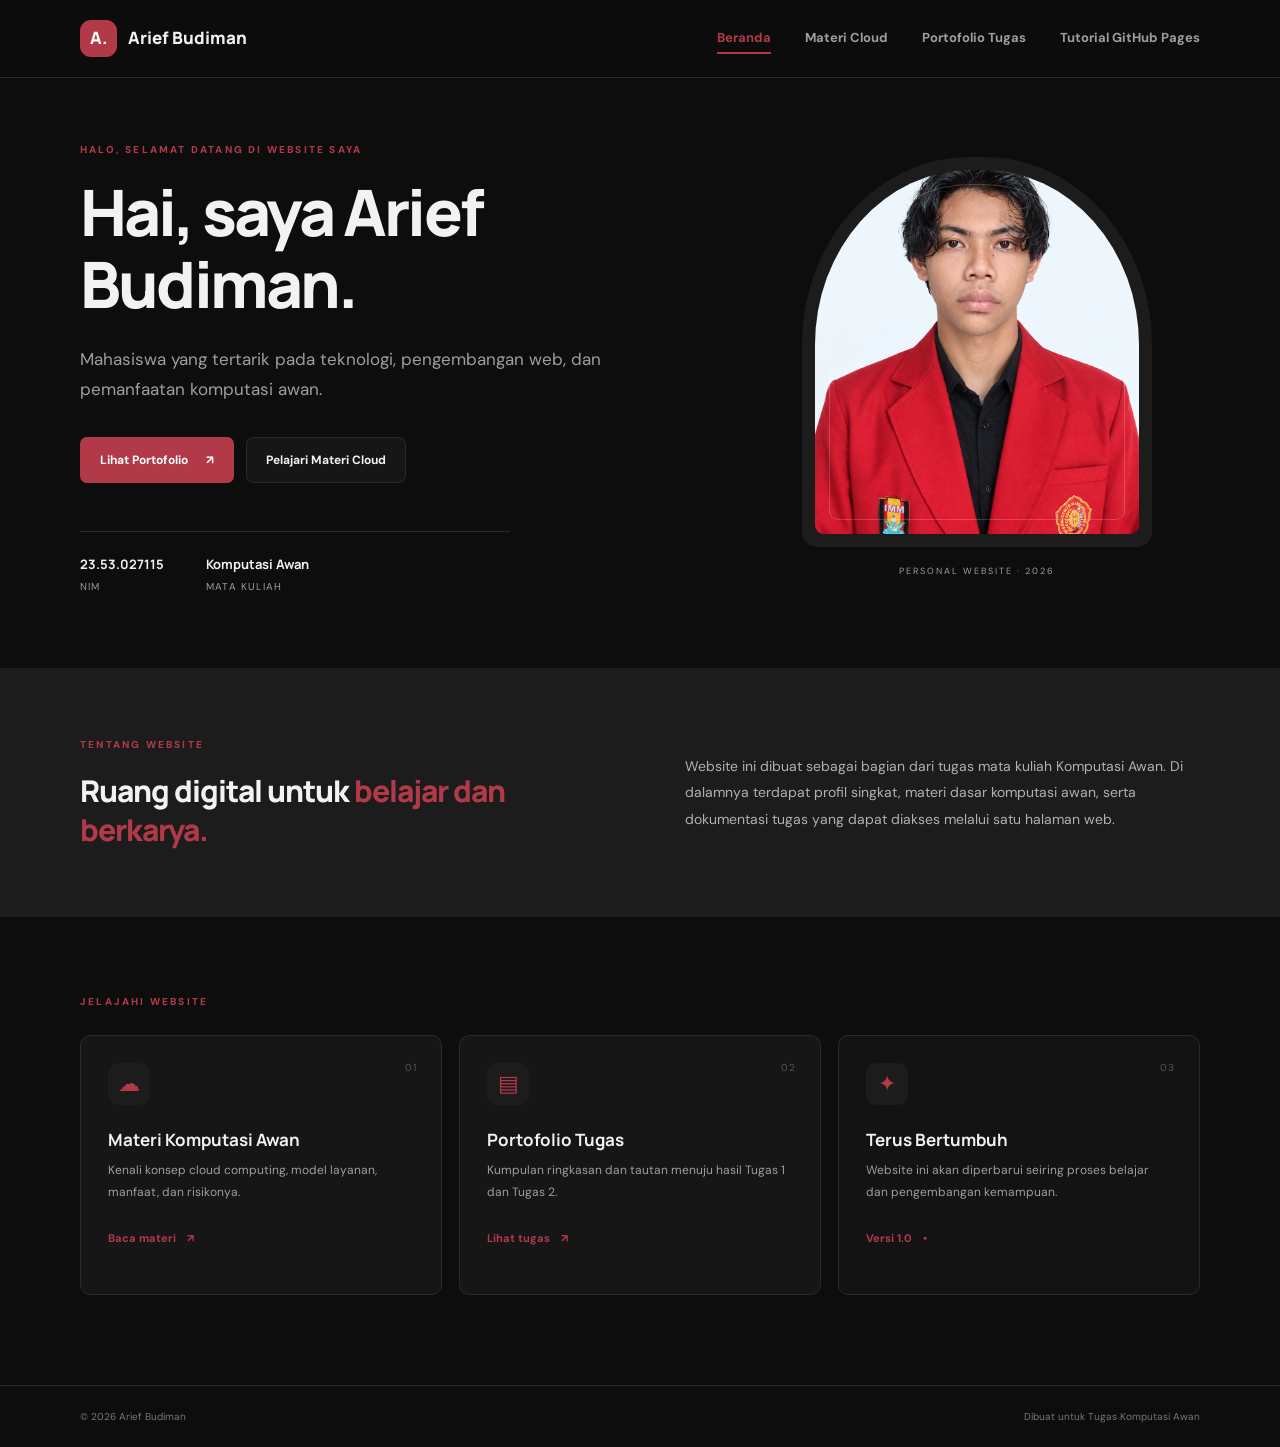
<file: index.html>
<!doctype html>
<html lang="id">
  <head>
    <meta charset="UTF-8" />
    <meta name="viewport" content="width=device-width, initial-scale=1.0" />
    <meta
      name="description"
      content="Website biodata dan portofolio Arief Budiman."
    />
    <title>Arief Budiman — Beranda</title>
    <link rel="stylesheet" href="assets/css/style.css" />
  </head>
  <body>
    <header class="site-header">
      <nav class="nav container" aria-label="Navigasi utama">
        <a class="brand" href="index.html"
          ><span class="brand-mark">A.</span><span>Arief Budiman</span></a
        >
        <button
          class="menu-toggle"
          aria-label="Buka menu"
          aria-expanded="false"
        >
          ☰
        </button>
        <div class="nav-links">
          <a class="active" href="index.html">Beranda</a
          ><a href="materi.html">Materi Cloud</a
          ><a href="portofolio.html">Portofolio Tugas</a
          ><a href="guide.html">Tutorial GitHub Pages</a>
        </div>
      </nav>
    </header>
    <main>
      <section class="hero container">
        <div class="hero-copy">
          <p class="eyebrow">HALO, SELAMAT DATANG DI WEBSITE SAYA</p>
          <h1>Hai, saya<span> </span>Arief Budiman.</h1>
          <p class="lead">
            Mahasiswa yang tertarik pada teknologi, pengembangan web, dan
            pemanfaatan komputasi awan.
          </p>
          <div class="hero-actions">
            <a class="btn primary" href="portofolio.html"
              >Lihat Portofolio <span>↗</span></a
            ><a class="btn secondary" href="materi.html"
              >Pelajari Materi Cloud</a
            >
          </div>
          <div class="quick-facts">
            <div><strong>23.53.027115</strong><small>NIM</small></div>
            <div><strong>Komputasi Awan</strong><small>Mata Kuliah</small></div>
          </div>
        </div>
        <div class="photo-wrap">
          <div class="photo-frame">
            <img
              src="assets/images/Profil.jpg"
              alt="Foto Arief Budiman"
              style="
                width: 100%;
                height: 100%;
                object-fit: cover;
                border-radius: 48% 48% 9px 9px;
                display: block;
              "
            />
          </div>
          <span class="photo-note">PERSONAL WEBSITE · 2026</span>
        </div>
      </section>
      <section class="intro-section">
        <div class="container intro-grid reveal">
          <div>
            <p class="eyebrow">TENTANG WEBSITE</p>
            <h2>Ruang digital untuk <span>belajar dan berkarya.</span></h2>
          </div>
          <p class="body-copy">
            Website ini dibuat sebagai bagian dari tugas mata kuliah Komputasi
            Awan. Di dalamnya terdapat profil singkat, materi dasar komputasi
            awan, serta dokumentasi tugas yang dapat diakses melalui satu
            halaman web.
          </p>
        </div>
      </section>
      <section class="container feature-section">
        <p class="eyebrow">JELAJAHI WEBSITE</p>
        <div class="feature-grid">
          <a class="feature-card reveal" href="materi.html"
            ><span class="card-number">01</span
            ><span class="feature-icon">☁</span>
            <h3>Materi Komputasi Awan</h3>
            <p>
              Kenali konsep cloud computing, model layanan, manfaat, dan
              risikonya.
            </p>
            <span class="card-link">Baca materi <b>↗</b></span></a
          >
          <a class="feature-card reveal" href="portofolio.html"
            ><span class="card-number">02</span
            ><span class="feature-icon">▤</span>
            <h3>Portofolio Tugas</h3>
            <p>
              Kumpulan ringkasan dan tautan menuju hasil Tugas 1 dan Tugas 2.
            </p>
            <span class="card-link">Lihat tugas <b>↗</b></span></a
          >
          <div class="feature-card muted-card reveal">
            <span class="card-number">03</span
            ><span class="feature-icon">✦</span>
            <h3>Terus Bertumbuh</h3>
            <p>
              Website ini akan diperbarui seiring proses belajar dan
              pengembangan kemampuan.
            </p>
            <span class="card-link">Versi 1.0 <b>•</b></span>
          </div>
        </div>
      </section>
    </main>
    <footer class="footer">
      <div class="container footer-inner">
        <span>© 2026 Arief Budiman</span
        ><span>Dibuat untuk Tugas Komputasi Awan</span>
      </div>
    </footer>
    <script src="assets/js/main.js"></script>
  </body>
</html>
</file>
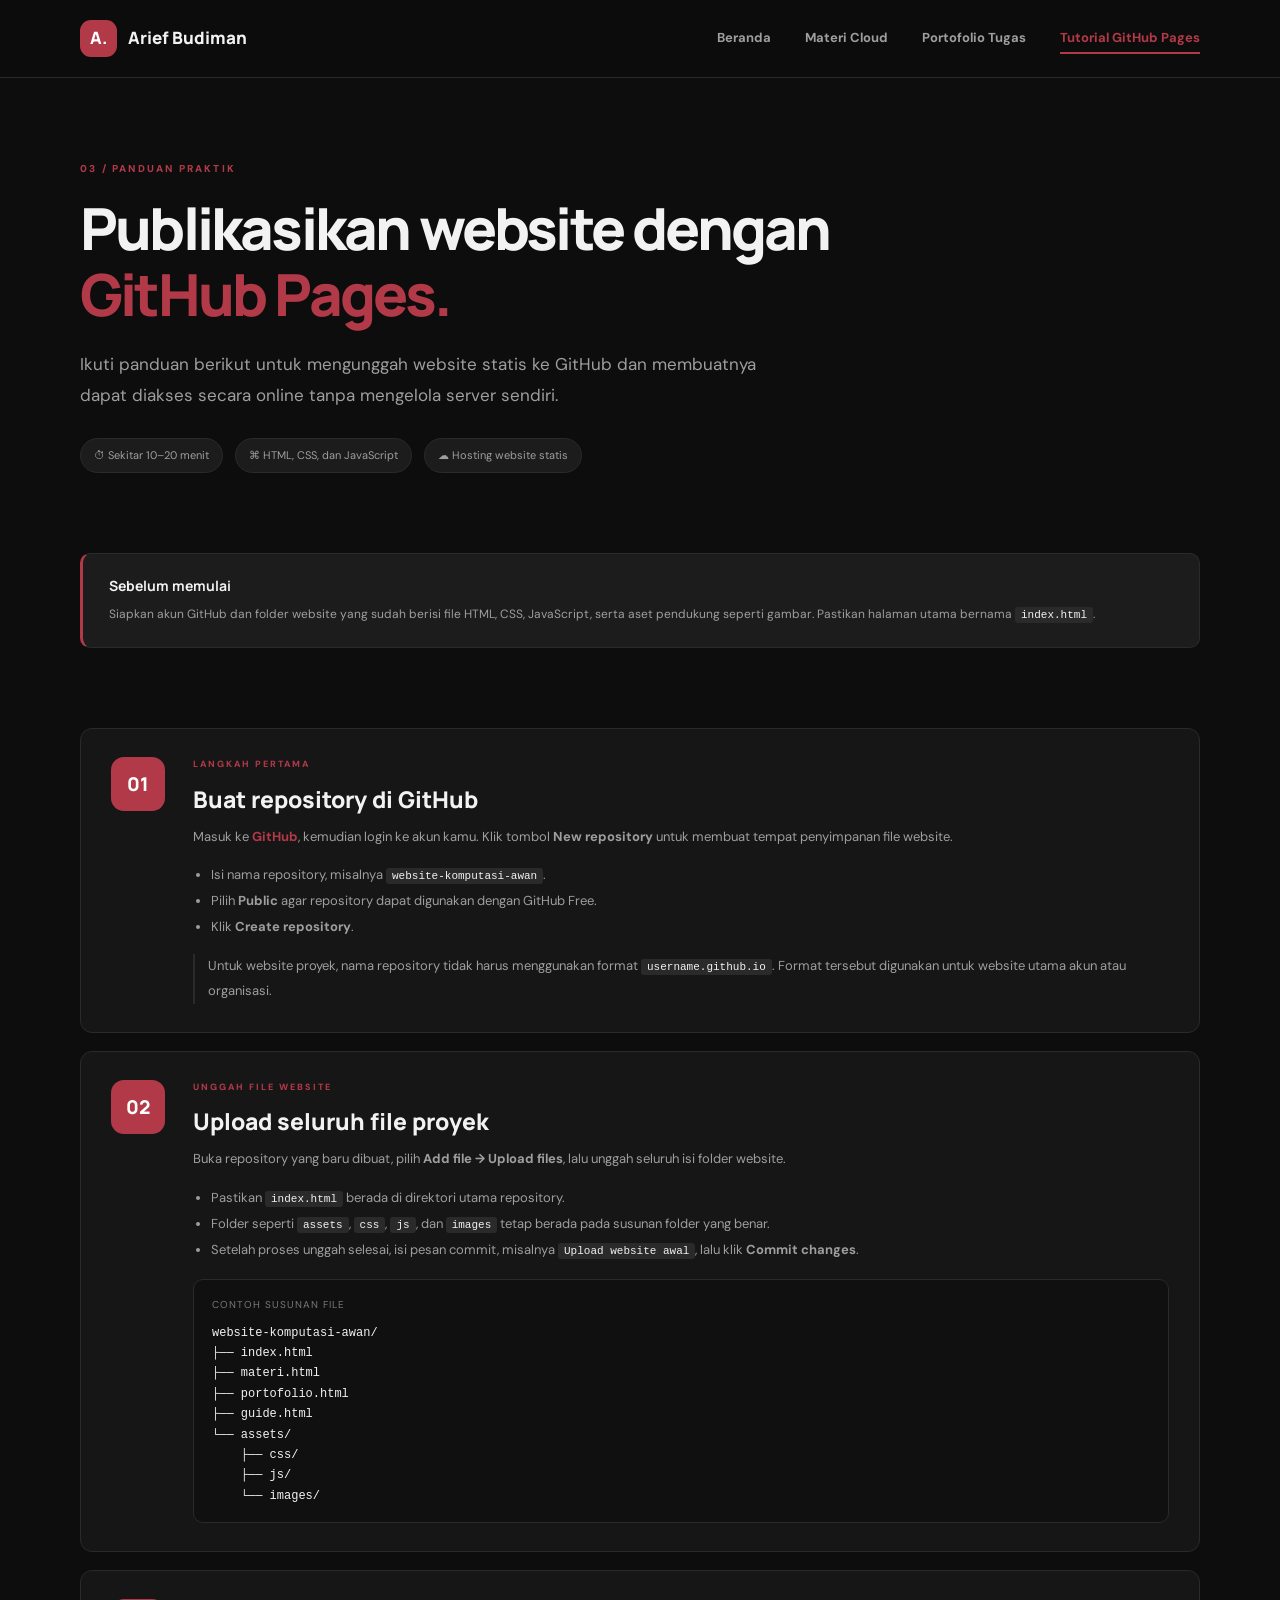
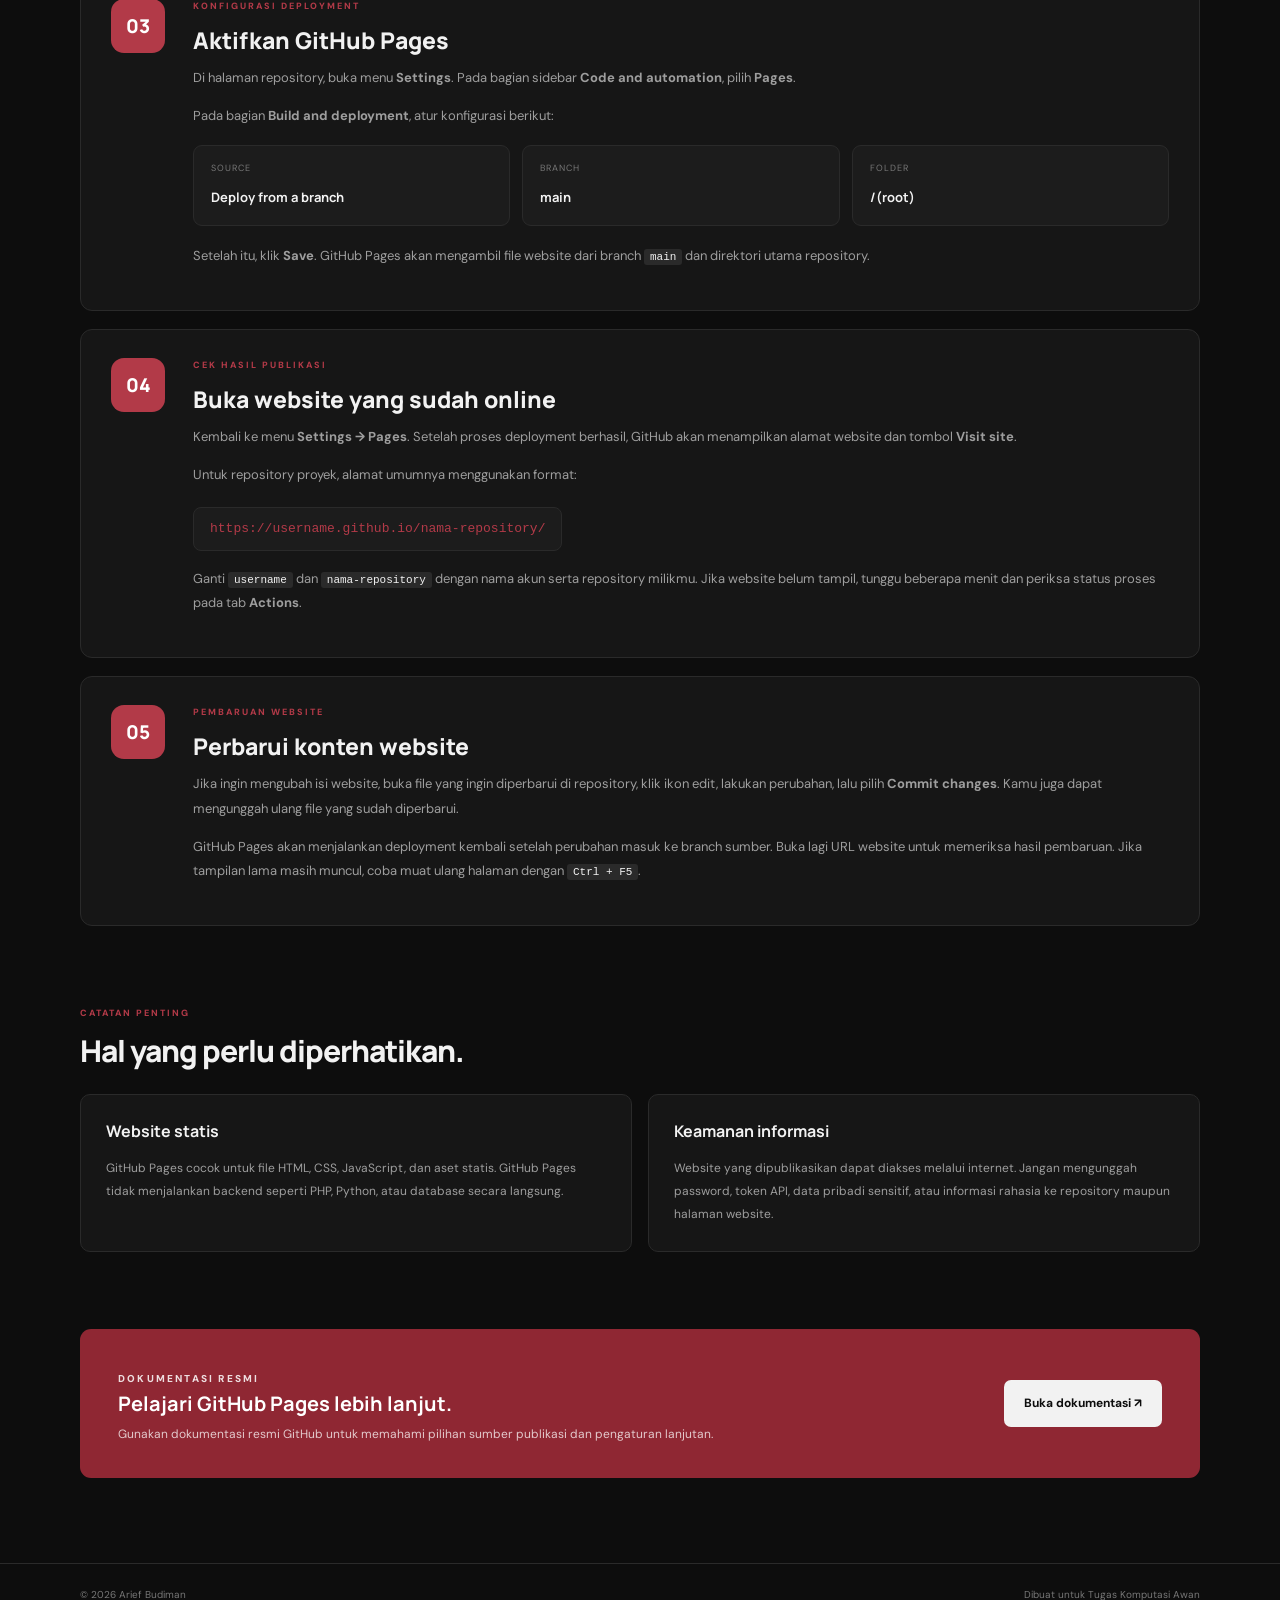
<file: guide.html>
<!DOCTYPE html>
<html lang="id">
<head>
  <meta charset="UTF-8">
  <meta name="viewport" content="width=device-width, initial-scale=1.0">
  <meta name="description" content="Panduan langkah demi langkah melakukan deployment website statis menggunakan GitHub Pages.">
  <title>Tutorial GitHub Pages — Arief Budiman</title>
  <link rel="stylesheet" href="assets/css/style.css">
</head>
<body>
<header class="site-header"><nav class="nav container" aria-label="Navigasi utama">
  <a class="brand" href="index.html"><span class="brand-mark">A.</span><span>Arief Budiman</span></a>
  <button class="menu-toggle" aria-label="Buka menu" aria-expanded="false">☰</button>
  <div class="nav-links"><a href="index.html">Beranda</a><a href="materi.html">Materi Cloud</a><a href="portofolio.html">Portofolio Tugas</a><a class="active" href="guide.html">Tutorial GitHub Pages</a></div>
</nav></header>
<main>
  <section class="page-hero container guide-hero">
    <p class="eyebrow">03 / PANDUAN PRAKTIK</p>
    <h1>Publikasikan website dengan <span>GitHub Pages.</span></h1>
    <p class="lead">Ikuti panduan berikut untuk mengunggah website statis ke GitHub dan membuatnya dapat diakses secara online tanpa mengelola server sendiri.</p>
    <div class="guide-meta"><span>⏱ Sekitar 10–20 menit</span><span>⌘ HTML, CSS, dan JavaScript</span><span>☁ Hosting website statis</span></div>
  </section>

  <section class="container content-section">
    <div class="guide-callout reveal"><strong>Sebelum memulai</strong><p>Siapkan akun GitHub dan folder website yang sudah berisi file HTML, CSS, JavaScript, serta aset pendukung seperti gambar. Pastikan halaman utama bernama <code>index.html</code>.</p></div>
  </section>

  <section class="container content-section guide-steps">
    <article class="guide-step reveal"><div class="guide-step-number">01</div><div class="guide-step-content"><span class="section-kicker">LANGKAH PERTAMA</span><h2>Buat repository di GitHub</h2><p>Masuk ke <a href="https://github.com/" target="_blank" rel="noopener">GitHub</a>, kemudian login ke akun kamu. Klik tombol <b>New repository</b> untuk membuat tempat penyimpanan file website.</p><ul><li>Isi nama repository, misalnya <code>website-komputasi-awan</code>.</li><li>Pilih <b>Public</b> agar repository dapat digunakan dengan GitHub Free.</li><li>Klik <b>Create repository</b>.</li></ul><p class="guide-note">Untuk website proyek, nama repository tidak harus menggunakan format <code>username.github.io</code>. Format tersebut digunakan untuk website utama akun atau organisasi.</p></div></article>

    <article class="guide-step reveal"><div class="guide-step-number">02</div><div class="guide-step-content"><span class="section-kicker">UNGGAH FILE WEBSITE</span><h2>Upload seluruh file proyek</h2><p>Buka repository yang baru dibuat, pilih <b>Add file → Upload files</b>, lalu unggah seluruh isi folder website.</p><ul><li>Pastikan <code>index.html</code> berada di direktori utama repository.</li><li>Folder seperti <code>assets</code>, <code>css</code>, <code>js</code>, dan <code>images</code> tetap berada pada susunan folder yang benar.</li><li>Setelah proses unggah selesai, isi pesan commit, misalnya <code>Upload website awal</code>, lalu klik <b>Commit changes</b>.</li></ul><div class="guide-code"><span>Contoh susunan file</span><pre>website-komputasi-awan/
├── index.html
├── materi.html
├── portofolio.html
├── guide.html
└── assets/
    ├── css/
    ├── js/
    └── images/</pre></div></div></article>

    <article class="guide-step reveal"><div class="guide-step-number">03</div><div class="guide-step-content"><span class="section-kicker">KONFIGURASI DEPLOYMENT</span><h2>Aktifkan GitHub Pages</h2><p>Di halaman repository, buka menu <b>Settings</b>. Pada bagian sidebar <b>Code and automation</b>, pilih <b>Pages</b>.</p><p>Pada bagian <b>Build and deployment</b>, atur konfigurasi berikut:</p><div class="guide-settings"><div><small>Source</small><strong>Deploy from a branch</strong></div><div><small>Branch</small><strong>main</strong></div><div><small>Folder</small><strong>/(root)</strong></div></div><p>Setelah itu, klik <b>Save</b>. GitHub Pages akan mengambil file website dari branch <code>main</code> dan direktori utama repository.</p></div></article>

    <article class="guide-step reveal"><div class="guide-step-number">04</div><div class="guide-step-content"><span class="section-kicker">CEK HASIL PUBLIKASI</span><h2>Buka website yang sudah online</h2><p>Kembali ke menu <b>Settings → Pages</b>. Setelah proses deployment berhasil, GitHub akan menampilkan alamat website dan tombol <b>Visit site</b>.</p><p>Untuk repository proyek, alamat umumnya menggunakan format:</p><div class="guide-url">https://username.github.io/nama-repository/</div><p>Ganti <code>username</code> dan <code>nama-repository</code> dengan nama akun serta repository milikmu. Jika website belum tampil, tunggu beberapa menit dan periksa status proses pada tab <b>Actions</b>.</p></div></article>

    <article class="guide-step reveal"><div class="guide-step-number">05</div><div class="guide-step-content"><span class="section-kicker">PEMBARUAN WEBSITE</span><h2>Perbarui konten website</h2><p>Jika ingin mengubah isi website, buka file yang ingin diperbarui di repository, klik ikon edit, lakukan perubahan, lalu pilih <b>Commit changes</b>. Kamu juga dapat mengunggah ulang file yang sudah diperbarui.</p><p>GitHub Pages akan menjalankan deployment kembali setelah perubahan masuk ke branch sumber. Buka lagi URL website untuk memeriksa hasil pembaruan. Jika tampilan lama masih muncul, coba muat ulang halaman dengan <code>Ctrl + F5</code>.</p></div></article>
  </section>

  <section class="container content-section"><div class="section-heading"><span class="section-kicker">CATATAN PENTING</span><h2>Hal yang perlu diperhatikan.</h2></div><div class="guide-warning-grid"><article class="info-panel reveal"><h3>Website statis</h3><p>GitHub Pages cocok untuk file HTML, CSS, JavaScript, dan aset statis. GitHub Pages tidak menjalankan backend seperti PHP, Python, atau database secara langsung.</p></article><article class="info-panel reveal"><h3>Keamanan informasi</h3><p>Website yang dipublikasikan dapat diakses melalui internet. Jangan mengunggah password, token API, data pribadi sensitif, atau informasi rahasia ke repository maupun halaman website.</p></article></div></section>

  <section class="container note-banner reveal"><div><span class="eyebrow">DOKUMENTASI RESMI</span><h2>Pelajari GitHub Pages lebih lanjut.</h2><p>Gunakan dokumentasi resmi GitHub untuk memahami pilihan sumber publikasi dan pengaturan lanjutan.</p></div><a class="btn light" href="https://docs.github.com/en/pages/quickstart" target="_blank" rel="noopener">Buka dokumentasi ↗</a></section>
</main>
<footer class="footer"><div class="container footer-inner"><span>© 2026 Arief Budiman</span><span>Dibuat untuk Tugas Komputasi Awan</span></div></footer>
<script src="assets/js/main.js"></script>
</body></html>
</file>
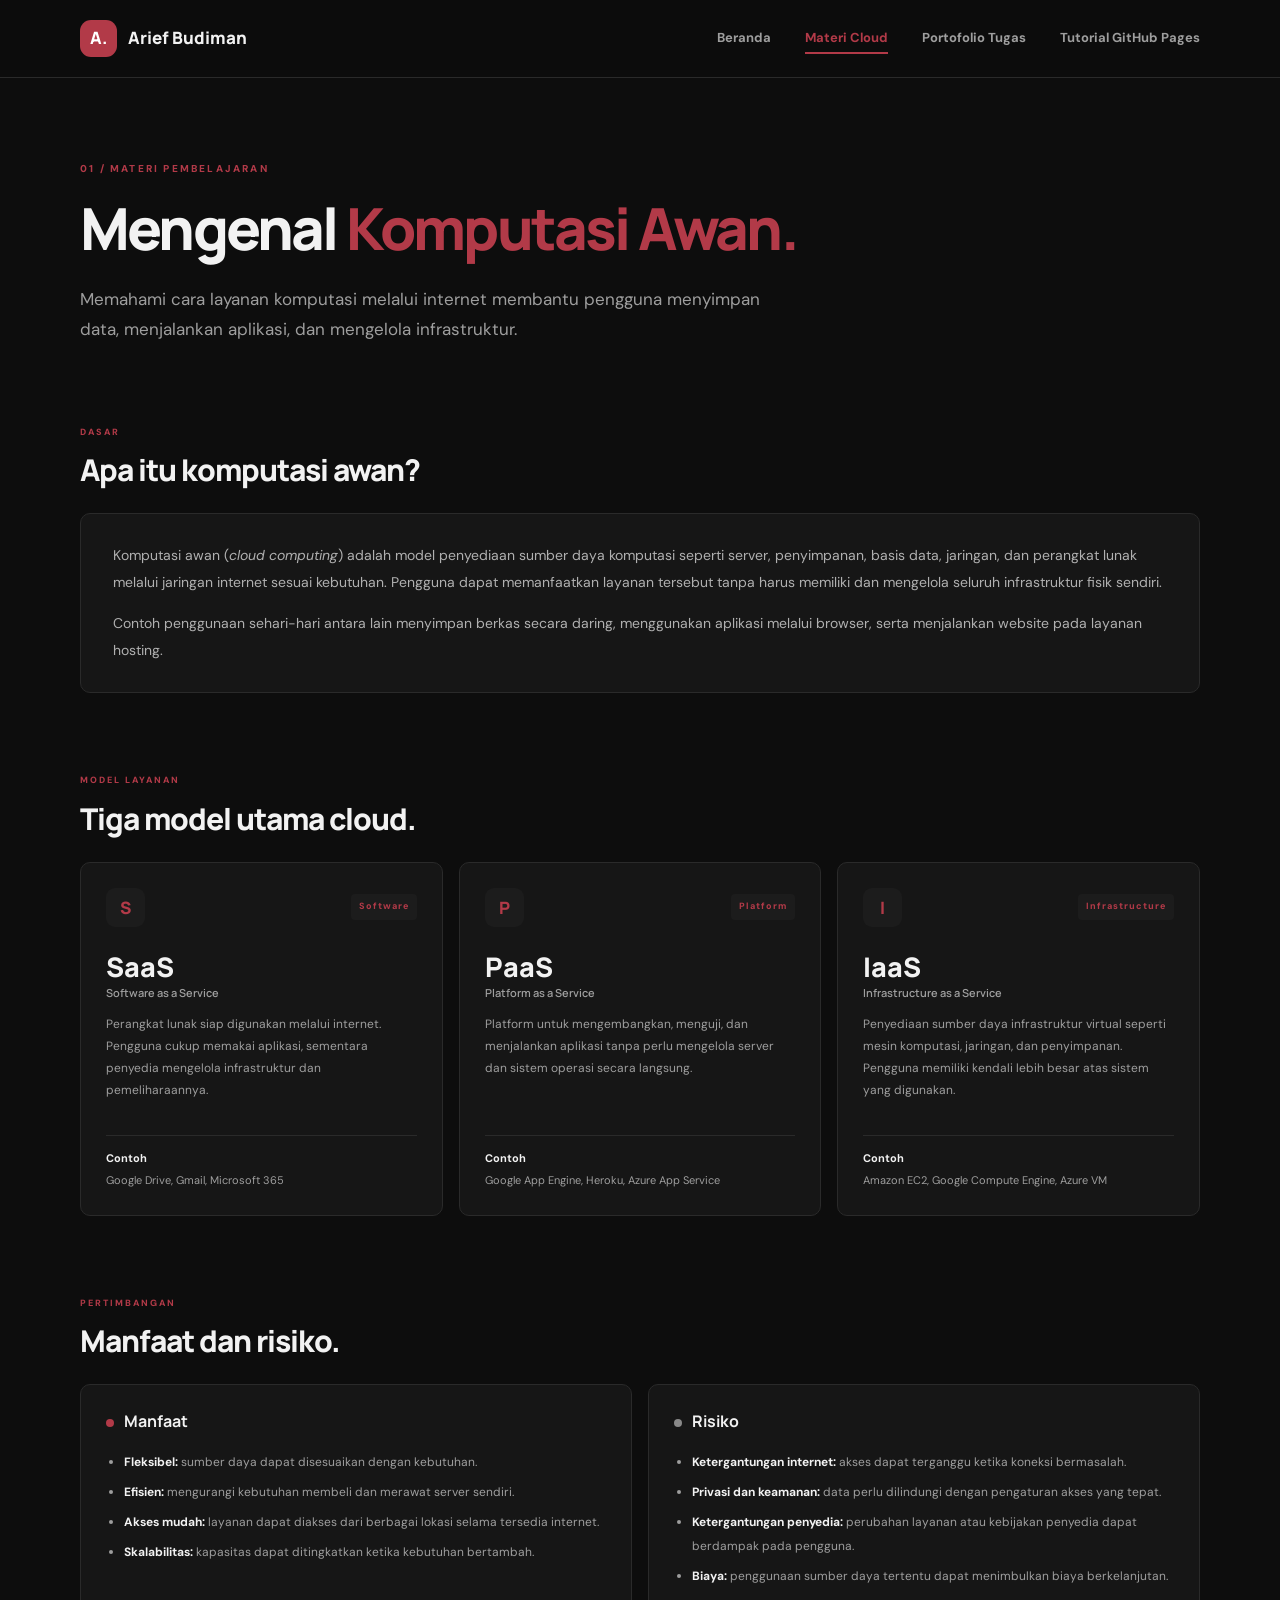
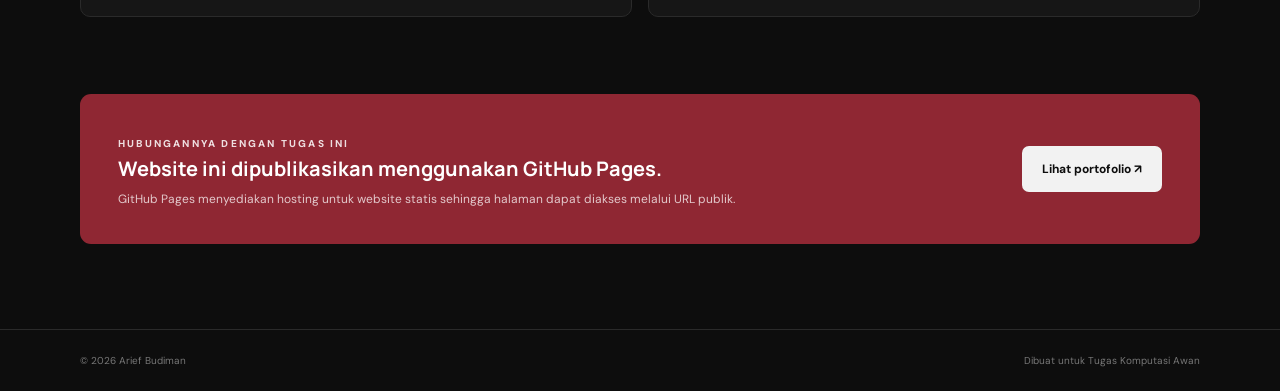
<file: materi.html>
<!doctype html>
<html lang="id">
  <head>
    <meta charset="UTF-8" />
    <meta name="viewport" content="width=device-width, initial-scale=1.0" />
    <title>Materi Komputasi Awan — Arief Budiman</title>
    <link rel="stylesheet" href="assets/css/style.css" />
  </head>
  <body>
    <header class="site-header">
      <nav class="nav container">
        <a class="brand" href="index.html"
          ><span class="brand-mark">A.</span><span>Arief Budiman</span></a
        ><button
          class="menu-toggle"
          aria-label="Buka menu"
          aria-expanded="false"
        >
          ☰
        </button>
        <div class="nav-links">
          <a href="index.html">Beranda</a
          ><a class="active" href="materi.html">Materi Cloud</a
          ><a href="portofolio.html">Portofolio Tugas</a
          ><a href="guide.html">Tutorial GitHub Pages</a>
        </div>
      </nav>
    </header>
    <main>
      <section class="page-hero container">
        <p class="eyebrow">01 / MATERI PEMBELAJARAN</p>
        <h1>Mengenal <span>Komputasi Awan.</span></h1>
        <p class="lead">
          Memahami cara layanan komputasi melalui internet membantu pengguna
          menyimpan data, menjalankan aplikasi, dan mengelola infrastruktur.
        </p>
      </section>
      <section class="container content-section">
        <div class="section-heading">
          <span class="section-kicker">DASAR</span>
          <h2>Apa itu komputasi awan?</h2>
        </div>
        <div class="article-panel reveal">
          <p>
            Komputasi awan (<em>cloud computing</em>) adalah model penyediaan
            sumber daya komputasi seperti server, penyimpanan, basis data,
            jaringan, dan perangkat lunak melalui jaringan internet sesuai
            kebutuhan. Pengguna dapat memanfaatkan layanan tersebut tanpa harus
            memiliki dan mengelola seluruh infrastruktur fisik sendiri.
          </p>
          <p>
            Contoh penggunaan sehari-hari antara lain menyimpan berkas secara
            daring, menggunakan aplikasi melalui browser, serta menjalankan
            website pada layanan hosting.
          </p>
        </div>
      </section>
      <section class="container content-section">
        <div class="section-heading">
          <span class="section-kicker">MODEL LAYANAN</span>
          <h2>Tiga model utama cloud.</h2>
        </div>
        <div class="service-grid">
          <article class="service-card reveal">
            <div class="service-top">
              <span class="service-symbol">S</span
              ><span class="tag">Software</span>
            </div>
            <h3>SaaS</h3>
            <h4>Software as a Service</h4>
            <p>
              Perangkat lunak siap digunakan melalui internet. Pengguna cukup
              memakai aplikasi, sementara penyedia mengelola infrastruktur dan
              pemeliharaannya.
            </p>
            <div class="example">
              <b>Contoh</b><span>Google Drive, Gmail, Microsoft 365</span>
            </div>
          </article>
          <article class="service-card reveal">
            <div class="service-top">
              <span class="service-symbol">P</span
              ><span class="tag">Platform</span>
            </div>
            <h3>PaaS</h3>
            <h4>Platform as a Service</h4>
            <p>
              Platform untuk mengembangkan, menguji, dan menjalankan aplikasi
              tanpa perlu mengelola server dan sistem operasi secara langsung.
            </p>
            <div class="example">
              <b>Contoh</b
              ><span>Google App Engine, Heroku, Azure App Service</span>
            </div>
          </article>
          <article class="service-card reveal">
            <div class="service-top">
              <span class="service-symbol">I</span
              ><span class="tag">Infrastructure</span>
            </div>
            <h3>IaaS</h3>
            <h4>Infrastructure as a Service</h4>
            <p>
              Penyediaan sumber daya infrastruktur virtual seperti mesin
              komputasi, jaringan, dan penyimpanan. Pengguna memiliki kendali
              lebih besar atas sistem yang digunakan.
            </p>
            <div class="example">
              <b>Contoh</b
              ><span>Amazon EC2, Google Compute Engine, Azure VM</span>
            </div>
          </article>
        </div>
      </section>
      <section class="container content-section">
        <div class="section-heading">
          <span class="section-kicker">PERTIMBANGAN</span>
          <h2>Manfaat dan risiko.</h2>
        </div>
        <div class="pros-cons">
          <article class="info-panel reveal">
            <h3><span class="status-dot good"></span> Manfaat</h3>
            <ul>
              <li>
                <b>Fleksibel:</b> sumber daya dapat disesuaikan dengan
                kebutuhan.
              </li>
              <li>
                <b>Efisien:</b> mengurangi kebutuhan membeli dan merawat server
                sendiri.
              </li>
              <li>
                <b>Akses mudah:</b> layanan dapat diakses dari berbagai lokasi
                selama tersedia internet.
              </li>
              <li>
                <b>Skalabilitas:</b> kapasitas dapat ditingkatkan ketika
                kebutuhan bertambah.
              </li>
            </ul>
          </article>
          <article class="info-panel reveal">
            <h3><span class="status-dot risk"></span> Risiko</h3>
            <ul>
              <li>
                <b>Ketergantungan internet:</b> akses dapat terganggu ketika
                koneksi bermasalah.
              </li>
              <li>
                <b>Privasi dan keamanan:</b> data perlu dilindungi dengan
                pengaturan akses yang tepat.
              </li>
              <li>
                <b>Ketergantungan penyedia:</b> perubahan layanan atau kebijakan
                penyedia dapat berdampak pada pengguna.
              </li>
              <li>
                <b>Biaya:</b> penggunaan sumber daya tertentu dapat menimbulkan
                biaya berkelanjutan.
              </li>
            </ul>
          </article>
        </div>
      </section>
      <section class="container note-banner reveal">
        <div>
          <span class="eyebrow">HUBUNGANNYA DENGAN TUGAS INI</span>
          <h2>Website ini dipublikasikan menggunakan GitHub Pages.</h2>
          <p>
            GitHub Pages menyediakan hosting untuk website statis sehingga
            halaman dapat diakses melalui URL publik.
          </p>
        </div>
        <a class="btn light" href="portofolio.html">Lihat portofolio ↗</a>
      </section>
    </main>
    <footer class="footer">
      <div class="container footer-inner">
        <span>© 2026 Arief Budiman</span
        ><span>Dibuat untuk Tugas Komputasi Awan</span>
      </div>
    </footer>
    <script src="assets/js/main.js"></script>
  </body>
</html>
</file>
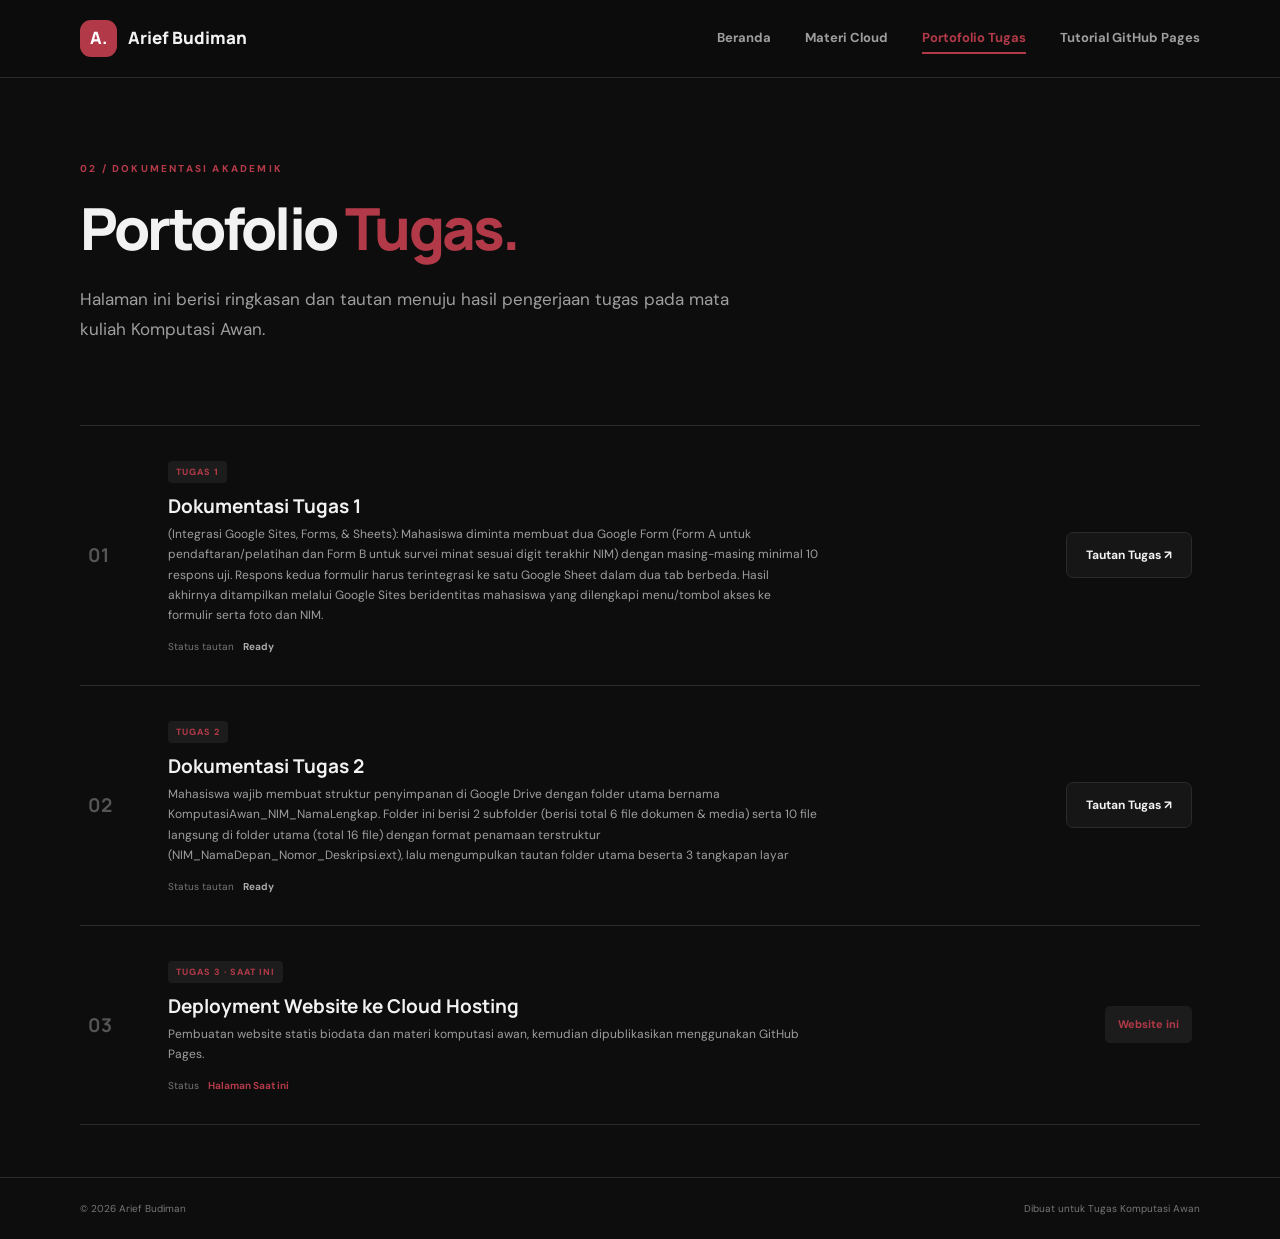
<file: portofolio.html>
<!doctype html>
<html lang="id">
  <head>
    <meta charset="UTF-8" />
    <meta name="viewport" content="width=device-width, initial-scale=1.0" />
    <title>Portofolio Tugas — Arief Budiman</title>
    <link rel="stylesheet" href="assets/css/style.css" />
  </head>
  <body>
    <header class="site-header">
      <nav class="nav container">
        <a class="brand" href="index.html"
          ><span class="brand-mark">A.</span><span>Arief Budiman</span></a
        ><button
          class="menu-toggle"
          aria-label="Buka menu"
          aria-expanded="false"
        >
          ☰
        </button>
        <div class="nav-links">
          <a href="index.html">Beranda</a><a href="materi.html">Materi Cloud</a
          ><a class="active" href="portofolio.html">Portofolio Tugas</a
          ><a href="guide.html">Tutorial GitHub Pages</a>
        </div>
      </nav>
    </header>
    <main>
      <section class="page-hero container">
        <p class="eyebrow">02 / DOKUMENTASI AKADEMIK</p>
        <h1>Portofolio <span>Tugas.</span></h1>
        <p class="lead">
          Halaman ini berisi ringkasan dan tautan menuju hasil pengerjaan tugas
          pada mata kuliah Komputasi Awan.
        </p>
      </section>
      <section class="container content-section">
        <div class="portfolio-list">
          <article class="portfolio-item reveal">
            <div class="portfolio-index">01</div>
            <div class="portfolio-main">
              <span class="tag">TUGAS 1</span>
              <h2>Dokumentasi Tugas 1</h2>
              <p>
                (Integrasi Google Sites, Forms, & Sheets): Mahasiswa diminta
                membuat dua Google Form (Form A untuk pendaftaran/pelatihan dan
                Form B untuk survei minat sesuai digit terakhir NIM) dengan
                masing-masing minimal 10 respons uji. Respons kedua formulir
                harus terintegrasi ke satu Google Sheet dalam dua tab berbeda.
                Hasil akhirnya ditampilkan melalui Google Sites beridentitas
                mahasiswa yang dilengkapi menu/tombol akses ke formulir serta
                foto dan NIM.
              </p>
              <div class="portfolio-meta">
                Status tautan <span class="pending">Ready</span>
              </div>
            </div>
            <a
              class="btn outline placeholder-link"
              href="https://sites.google.com/view/jagopublicspeaking?usp=sharing"
              aria-label="Placeholder tautan Tugas 1"
              >Tautan Tugas ↗</a
            >
          </article>
          <article class="portfolio-item reveal">
            <div class="portfolio-index">02</div>
            <div class="portfolio-main">
              <span class="tag">TUGAS 2</span>
              <h2>Dokumentasi Tugas 2</h2>
              <p>
                Mahasiswa wajib membuat struktur penyimpanan di Google Drive
                dengan folder utama bernama KomputasiAwan_NIM_NamaLengkap.
                Folder ini berisi 2 subfolder (berisi total 6 file dokumen &
                media) serta 10 file langsung di folder utama (total 16 file)
                dengan format penamaan terstruktur
                (NIM_NamaDepan_Nomor_Deskripsi.ext), lalu mengumpulkan tautan
                folder utama beserta 3 tangkapan layar
              </p>
              <div class="portfolio-meta">
                Status tautan <span class="pending">Ready</span>
              </div>
            </div>
            <a
              class="btn outline placeholder-link"
              href="https://drive.google.com/drive/folders/1f0wwwsOoxeO5asdoAdfLEzEOK0z8fIks"
              aria-label="Placeholder tautan Tugas 2"
              >Tautan Tugas ↗</a>
          </article>
          <article class="portfolio-item current reveal">
            <div class="portfolio-index">03</div>
            <div class="portfolio-main">
              <span class="tag">TUGAS 3 · SAAT INI</span>
              <h2>Deployment Website ke Cloud Hosting</h2>
              <p>
                Pembuatan website statis biodata dan materi komputasi awan,
                kemudian dipublikasikan menggunakan GitHub Pages.
              </p>
              <div class="portfolio-meta">
                Status <span class="completed">Halaman Saat ini</span>
              </div>
            </div>
            <span class="current-label">Website ini</span>
          </article>
        </div>
      </section>
    </main>
    <footer class="footer">
      <div class="container footer-inner">
        <span>© 2026 Arief Budiman</span
        ><span>Dibuat untuk Tugas Komputasi Awan</span>
      </div>
    </footer>
    <script src="assets/js/main.js"></script>
  </body>
</html>
</file>
<file: assets/css/style.css>
@import url('https://fonts.googleapis.com/css2?family=DM+Sans:wght@400;500;600;700&family=Manrope:wght@400;500;600;700;800&display=swap');
:root{--ink:#f2f2f2;--muted:#9e9e9e;--accent:#b23a48;--accent-dark:#8f2733;--accent-hover:#c9505e;--surface:#1c1c1c;--paper:#0d0d0d;--line:#2a2a2a;--card:#161616;--gray:#8a8a8a}
*{box-sizing:border-box}html{scroll-behavior:smooth}body{margin:0;background:var(--paper);color:var(--ink);font-family:'DM Sans',sans-serif;line-height:1.7}a{color:inherit;text-decoration:none}.container{width:min(1120px,calc(100% - 48px));margin:auto}.site-header{height:78px;border-bottom:1px solid var(--line);background:rgba(13,13,13,.94);position:sticky;top:0;z-index:10;backdrop-filter:blur(12px)}.nav{height:100%;display:flex;align-items:center;justify-content:space-between}.brand{display:flex;align-items:center;gap:11px;font-family:Manrope,sans-serif;font-weight:800;font-size:17px}.brand-mark{width:37px;height:37px;display:grid;place-items:center;background:var(--accent);color:#fff;border-radius:11px;font-size:17px}.nav-links{display:flex;gap:34px;align-items:center}.nav-links a{font-size:13px;font-weight:700;color:var(--muted);transition:.2s}.nav-links a:hover,.nav-links a.active{color:var(--accent)}.menu-toggle{display:none;border:0;background:none;font-size:25px;color:var(--ink)}
.hero{min-height:590px;display:grid;grid-template-columns:1.15fr .85fr;align-items:center;gap:70px;padding-top:55px;padding-bottom:65px}.eyebrow{font-size:10px;letter-spacing:2.2px;font-weight:800;color:var(--accent);margin:0 0 18px}.hero h1,.page-hero h1{font:800 clamp(42px,5vw,64px)/1.13 Manrope,sans-serif;letter-spacing:-2.8px;margin:0 0 23px}.hero h1 span,.page-hero h1 span,.intro-grid h2 span{color:var(--accent)}.lead{font-size:17px;line-height:1.8;color:var(--muted);max-width:560px;margin:0}.hero-actions{display:flex;gap:12px;margin-top:32px;flex-wrap:wrap}.btn{display:inline-flex;align-items:center;justify-content:center;gap:18px;padding:12px 19px;border-radius:7px;font-size:12px;font-weight:700;transition:.2s;border:1px solid transparent}.btn.primary{background:var(--accent);color:#fff}.btn.primary:hover{background:var(--accent-hover);transform:translateY(-2px)}.btn.secondary{border-color:var(--line);background:var(--card)}.btn.secondary:hover,.btn.outline:hover{border-color:var(--accent);color:var(--accent)}.quick-facts{display:flex;gap:42px;margin-top:48px;padding-top:23px;border-top:1px solid var(--line);max-width:430px}.quick-facts div{display:flex;flex-direction:column}.quick-facts strong{font:700 13px Manrope}.quick-facts small{font-size:10px;color:var(--muted);letter-spacing:1.2px;text-transform:uppercase;margin-top:5px}.photo-wrap{display:flex;flex-direction:column;align-items:center}.photo-frame{width:min(100%,350px);height:390px;background:#1c1c1c;padding:13px;border-radius:48% 48% 15px 15px;position:relative}.photo-frame:before{content:"";position:absolute;inset:27px;border:1px solid rgba(255,255,255,.18);border-radius:48% 48% 9px 9px;pointer-events:none}.photo-placeholder{height:100%;border:1.5px dashed #444;border-radius:48% 48% 9px 9px;display:flex;align-items:center;justify-content:center;flex-direction:column;color:#888;gap:8px}.photo-icon{font-size:35px;font-weight:300}.photo-placeholder strong{font:700 14px Manrope}.photo-placeholder small{font-size:11px}.photo-note{font-size:9px;letter-spacing:2px;color:var(--muted);margin-top:17px}.intro-section{background:var(--surface);padding:68px 0}.intro-grid{display:grid;grid-template-columns:1fr 1fr;gap:90px;align-items:center}.intro-grid h2,.section-heading h2{font:800 30px/1.3 Manrope;letter-spacing:-1px;margin:0}.body-copy{color:#b0b0b0;font-size:14px;line-height:1.9;margin:0}.feature-section{padding-top:76px;padding-bottom:90px}.feature-grid{display:grid;grid-template-columns:repeat(3,1fr);gap:17px;margin-top:25px}.feature-card{background:var(--card);border:1px solid var(--line);border-radius:10px;padding:27px;min-height:260px;position:relative;transition:.2s}.feature-card[href]:hover{transform:translateY(-4px);border-color:#555;box-shadow:0 12px 30px #00000050}.card-number{position:absolute;right:24px;top:23px;color:#555;font-size:10px;letter-spacing:1px}.feature-icon{display:grid;place-items:center;width:42px;height:42px;background:var(--surface);border-radius:10px;color:var(--accent);font-size:22px}.feature-card h3{font:700 17px Manrope;margin:23px 0 9px}.feature-card p{font-size:12px;color:var(--muted);line-height:1.8;margin:0 0 20px}.card-link{font-size:11px;font-weight:700;color:var(--accent)}.card-link b{margin-left:8px}.muted-card{background:#131313}.footer{border-top:1px solid var(--line);padding:22px 0}.footer-inner{display:flex;justify-content:space-between;color:#777;font-size:10px}
.page-hero{padding-top:82px;padding-bottom:52px}.page-hero h1{font-size:clamp(40px,5vw,58px);max-width:800px}.page-hero .lead{max-width:680px}.content-section{padding:28px 0 52px}.section-heading{margin-bottom:24px}.section-kicker{display:block;color:var(--accent);font-size:9px;letter-spacing:2px;font-weight:800;margin-bottom:10px}.article-panel{background:var(--card);border:1px solid var(--line);border-radius:10px;padding:28px 32px;color:#b0b0b0;font-size:14px;line-height:1.95}.article-panel p{margin:0 0 13px}.article-panel p:last-child{margin:0}.service-grid{display:grid;grid-template-columns:repeat(3,1fr);gap:16px}.service-card{padding:25px;background:var(--card);border:1px solid var(--line);border-radius:10px}.service-top{display:flex;align-items:center;justify-content:space-between}.service-symbol{width:39px;height:39px;display:grid;place-items:center;background:var(--surface);border-radius:9px;color:var(--accent);font:800 17px Manrope}.tag{font-size:9px;letter-spacing:1px;font-weight:800;color:var(--accent);background:var(--surface);padding:5px 8px;border-radius:4px}.service-card h3{font:800 27px Manrope;margin:21px 0 0}.service-card h4{font:600 11px Manrope;color:var(--muted);margin:0 0 13px}.service-card p{font-size:12px;color:var(--muted);line-height:1.85;min-height:110px}.example{border-top:1px solid var(--line);padding-top:13px;display:flex;flex-direction:column;gap:4px;font-size:11px}.example b{color:var(--ink)}.example span{color:var(--muted)}.pros-cons{display:grid;grid-template-columns:1fr 1fr;gap:16px}.info-panel{background:var(--card);border:1px solid var(--line);border-radius:10px;padding:25px}.info-panel h3{font:700 16px Manrope;margin:0 0 15px}.info-panel ul{padding-left:18px;margin:0;color:var(--muted);font-size:12px;line-height:2}.info-panel li{padding:3px 0}.info-panel li b{color:var(--ink)}.status-dot{display:inline-block;width:8px;height:8px;border-radius:50%;margin-right:7px}.good{background:var(--accent)}.risk{background:#888}.note-banner{margin-top:25px;margin-bottom:85px;background:var(--accent-dark);color:#fff;padding:34px 38px;border-radius:11px;display:flex;align-items:center;justify-content:space-between;gap:30px}.note-banner .eyebrow{color:rgba(255,255,255,.85);margin-bottom:8px}.note-banner h2{font:700 20px Manrope;margin:0 0 7px}.note-banner p{font-size:12px;color:rgba(255,255,255,.75);margin:0}.btn.light{background:#f2f2f2;color:#0d0d0d;white-space:nowrap}.portfolio-list{border-top:1px solid var(--line)}.portfolio-item{display:grid;grid-template-columns:60px 1fr auto;gap:20px;align-items:center;padding:30px 8px;border-bottom:1px solid var(--line)}.portfolio-index{font:700 19px Manrope;color:#555}.portfolio-main h2{font:700 19px Manrope;margin:10px 0 5px}.portfolio-main p{font-size:12px;color:var(--muted);margin:0;max-width:650px}.portfolio-meta{font-size:10px;color:#777;margin-top:12px}.pending,.completed{font-weight:700;color:#aaa;margin-left:6px}.completed{color:var(--accent)}.btn.outline{border-color:var(--line);background:var(--card);white-space:nowrap}.current-label{font-size:11px;color:var(--accent);font-weight:700;padding:9px 13px;background:var(--surface);border-radius:5px}.tip-panel{display:flex;gap:15px;background:#1a1a1a;border:1px solid #2a2a2a;border-radius:9px;padding:19px 22px;margin-top:27px}.tip-icon{width:22px;height:22px;flex:none;display:grid;place-items:center;background:#2a2a2a;border-radius:50%;color:var(--accent);font-weight:800;font-size:12px}.tip-panel b{font-size:12px}.tip-panel p{font-size:11px;color:var(--muted);margin:4px 0 0;line-height:1.8}.tip-panel code{background:#2a2a2a;padding:2px 5px;border-radius:3px}
@media(max-width:760px){.container{width:min(100% - 36px,560px)}.site-header{height:68px}.menu-toggle{display:block}.nav-links{display:none;position:absolute;top:67px;left:0;right:0;background:var(--paper);padding:18px 24px 22px;border-bottom:1px solid var(--line);flex-direction:column;align-items:flex-start;gap:17px}.nav-links.open{display:flex}.hero{grid-template-columns:1fr;gap:42px;padding-top:60px}.hero h1{font-size:46px}.photo-wrap{grid-row:1}.photo-frame{height:300px;width:260px}.hero-copy{grid-row:2}.intro-grid,.feature-grid,.service-grid,.pros-cons{grid-template-columns:1fr;gap:20px}.intro-grid{gap:22px}.intro-section{padding:48px 0}.feature-section{padding:55px 0}.feature-card{min-height:220px}.page-hero{padding-top:60px}.article-panel{padding:22px}.service-card p{min-height:0}.note-banner{align-items:flex-start;flex-direction:column;margin-bottom:55px;padding:27px}.portfolio-item{grid-template-columns:35px 1fr;gap:13px}.portfolio-item>.btn,.portfolio-item>.current-label{grid-column:2;justify-self:start}.footer-inner{gap:10px;flex-direction:column}.quick-facts{gap:24px}}
@keyframes fade-up{from{opacity:0;transform:translateY(24px)}to{opacity:1;transform:translateY(0)}}@keyframes fade-down{from{opacity:0;transform:translateY(-18px)}to{opacity:1;transform:translateY(0)}}.site-header{animation:fade-down .6s cubic-bezier(.22,.61,.36,1) both}.hero-copy>*{animation:fade-up .7s cubic-bezier(.22,.61,.36,1) both}.hero-copy>*:nth-child(1){animation-delay:.05s}.hero-copy>*:nth-child(2){animation-delay:.15s}.hero-copy>*:nth-child(3){animation-delay:.25s}.hero-copy>*:nth-child(4){animation-delay:.35s}.hero-copy>*:nth-child(5){animation-delay:.45s}.photo-wrap{animation:fade-up .7s cubic-bezier(.22,.61,.36,1) both;animation-delay:.2s}.page-hero>*{animation:fade-up .7s cubic-bezier(.22,.61,.36,1) both}.page-hero>*:nth-child(1){animation-delay:.05s}.page-hero>*:nth-child(2){animation-delay:.15s}.page-hero>*:nth-child(3){animation-delay:.25s}.reveal{opacity:0;transform:translateY(24px);transition:opacity .6s cubic-bezier(.22,.61,.36,1),transform .6s cubic-bezier(.22,.61,.36,1)}.reveal-visible{opacity:1;transform:translateY(0)}.feature-card.reveal:nth-child(2){transition-delay:.08s}.feature-card.reveal:nth-child(3){transition-delay:.16s}.service-card.reveal:nth-child(2){transition-delay:.08s}.service-card.reveal:nth-child(3){transition-delay:.16s}.info-panel.reveal:nth-child(2){transition-delay:.08s}.portfolio-item.reveal:nth-child(2){transition-delay:.08s}.portfolio-item.reveal:nth-child(3){transition-delay:.16s}.btn{transition:transform .2s cubic-bezier(.22,.61,.36,1),background .2s,color .2s,border-color .2s}.btn:hover{transform:translateY(-2px)}.feature-card,.service-card,.info-panel,.article-panel{transition:transform .25s cubic-bezier(.22,.61,.36,1),border-color .25s,box-shadow .25s}.feature-icon,.service-symbol{transition:transform .25s cubic-bezier(.22,.61,.36,1)}.feature-card[href]:hover .feature-icon,.service-card:hover .service-symbol{transform:scale(1.06)}.nav-links a{position:relative}.nav-links a::after{content:"";position:absolute;left:0;bottom:-4px;width:0;height:2px;background:var(--accent);transition:width .25s cubic-bezier(.22,.61,.36,1)}.nav-links a:hover::after,.nav-links a.active::after{width:100%}@media(prefers-reduced-motion:reduce){*{animation:none!important;transition:none!important}.reveal{opacity:1;transform:none}}
.guide-meta{display:flex;gap:12px;flex-wrap:wrap;margin-top:28px}.guide-meta span{font-size:11px;color:var(--muted);background:var(--surface);border:1px solid var(--line);padding:7px 13px;border-radius:20px}.guide-callout{background:var(--surface);border:1px solid var(--line);border-left:3px solid var(--accent);border-radius:10px;padding:22px 26px}.guide-callout strong{display:block;font:700 14px Manrope;margin-bottom:8px}.guide-callout p{font-size:12px;color:var(--muted);line-height:1.85;margin:0}.guide-callout code,.guide-step code{background:#2a2a2a;padding:2px 6px;border-radius:3px;font-size:11px;color:var(--ink)}.guide-steps{display:flex;flex-direction:column;gap:18px}.guide-step{display:grid;grid-template-columns:58px 1fr;gap:24px;padding:28px 30px;background:var(--card);border:1px solid var(--line);border-radius:12px}.guide-step-number{width:54px;height:54px;display:grid;place-items:center;background:var(--accent);color:#fff;border-radius:13px;font:800 19px Manrope}.guide-step-content h2{font:800 23px Manrope;margin:0 0 10px}.guide-step-content p{font-size:13px;color:var(--muted);line-height:1.9;margin:0 0 13px}.guide-step-content a{color:var(--accent);font-weight:700}.guide-step-content ul{padding-left:18px;margin:0 0 14px;color:var(--muted);font-size:13px;line-height:2}.guide-note{font-size:11px;color:#888;border-left:2px solid var(--line);padding-left:13px;margin-bottom:0!important}.guide-code{background:#101010;border:1px solid var(--line);border-radius:10px;padding:16px 18px;margin-top:16px}.guide-code span{display:block;font-size:10px;letter-spacing:1px;text-transform:uppercase;color:#777;margin-bottom:10px}.guide-code pre{margin:0;font-family:ui-monospace,monospace;font-size:12px;color:var(--ink);line-height:1.7;white-space:pre}.guide-settings{display:grid;grid-template-columns:repeat(3,1fr);gap:12px;margin:16px 0 18px}.guide-settings div{background:var(--surface);border:1px solid var(--line);border-radius:9px;padding:15px 17px}.guide-settings small{display:block;font-size:9px;letter-spacing:1px;text-transform:uppercase;color:#777;margin-bottom:7px}.guide-settings strong{font:700 13px Manrope;color:var(--ink)}.guide-url{display:inline-block;font-family:ui-monospace,monospace;font-size:13px;color:var(--accent);background:var(--surface);border:1px solid var(--line);border-radius:8px;padding:10px 16px;margin:6px 0 16px}.guide-warning-grid{display:grid;grid-template-columns:1fr 1fr;gap:16px}.guide-warning-grid .info-panel p{font-size:12px;color:var(--muted);line-height:1.9;margin:0}.guide-step.reveal:nth-child(2){transition-delay:.06s}.guide-step.reveal:nth-child(3){transition-delay:.12s}.guide-step.reveal:nth-child(4){transition-delay:.18s}.guide-step.reveal:nth-child(5){transition-delay:.24s}
@media(max-width:760px){.guide-step{grid-template-columns:1fr;gap:16px;padding:22px}.guide-settings{grid-template-columns:1fr}.guide-warning-grid{grid-template-columns:1fr}.guide-meta{gap:9px}}
</file>
